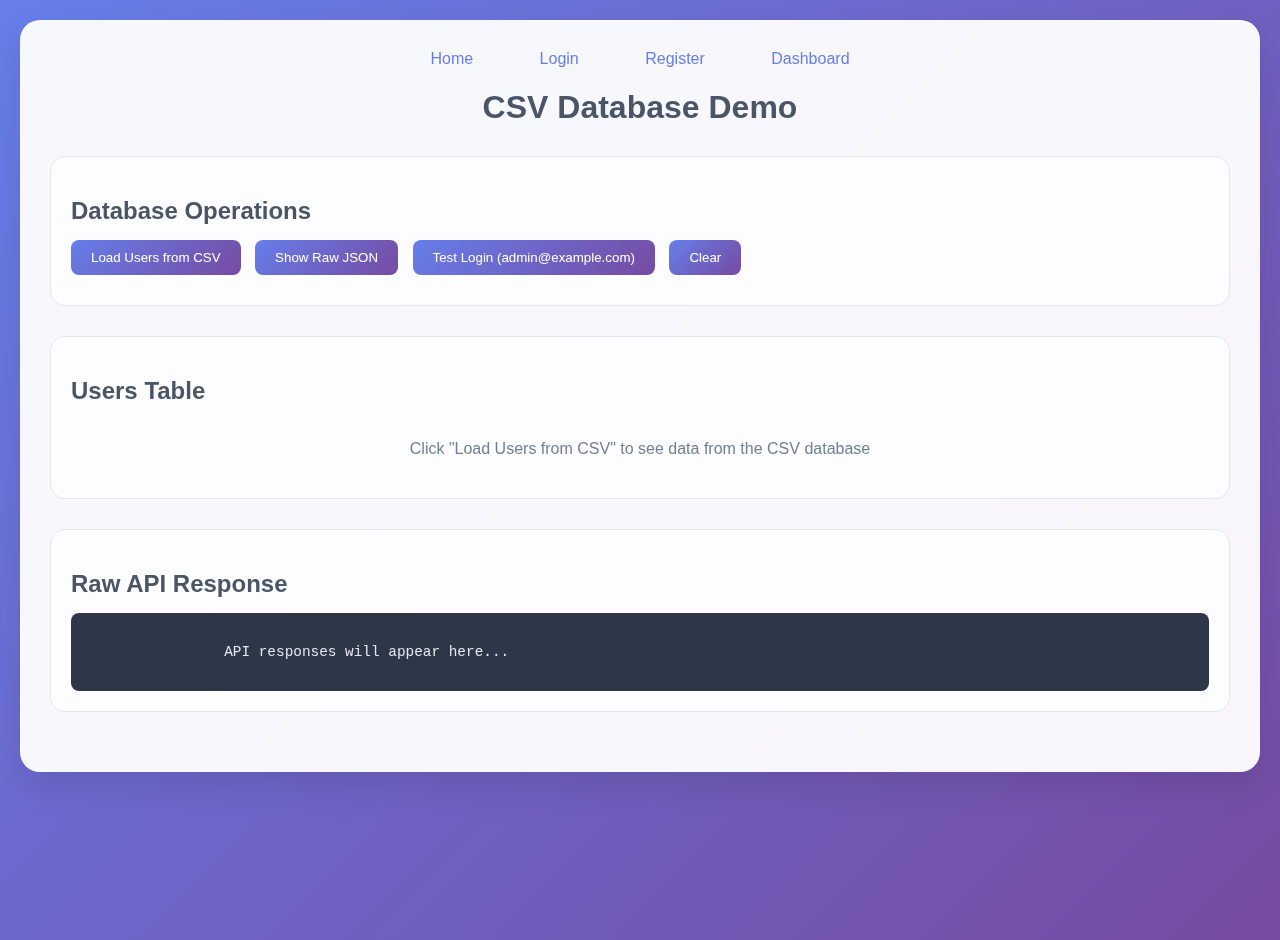
<file: data/views/csv-demo.html>
<!DOCTYPE html>
<html lang="en">
<head>
    <meta charset="UTF-8">
    <meta name="viewport" content="width=device-width, initial-scale=1.0">
    <title>ESP32 MVC - CSV Database Demo</title>
    <style>
        body {
            font-family: 'Segoe UI', Tahoma, Geneva, Verdana, sans-serif;
            background: linear-gradient(135deg, #667eea 0%, #764ba2 100%);
            min-height: 100vh;
            margin: 0;
            padding: 20px;
        }
        
        .container {
            max-width: 1200px;
            margin: 0 auto;
            background: rgba(255, 255, 255, 0.95);
            backdrop-filter: blur(10px);
            border-radius: 20px;
            padding: 30px;
            box-shadow: 0 15px 35px rgba(0, 0, 0, 0.1);
        }
        
        h1 {
            color: #4a5568;
            text-align: center;
            margin-bottom: 30px;
        }
        
        .section {
            margin-bottom: 30px;
            padding: 20px;
            background: rgba(255, 255, 255, 0.7);
            border-radius: 15px;
            border: 1px solid #e2e8f0;
        }
        
        .section h2 {
            color: #4a5568;
            margin-bottom: 15px;
        }
        
        .btn {
            background: linear-gradient(135deg, #667eea 0%, #764ba2 100%);
            color: white;
            border: none;
            padding: 10px 20px;
            border-radius: 8px;
            cursor: pointer;
            margin-right: 10px;
            margin-bottom: 10px;
            transition: all 0.3s ease;
        }
        
        .btn:hover {
            transform: translateY(-2px);
            box-shadow: 0 5px 15px rgba(0, 0, 0, 0.2);
        }
        
        .users-table {
            width: 100%;
            border-collapse: collapse;
            margin-top: 15px;
        }
        
        .users-table th,
        .users-table td {
            padding: 12px;
            text-align: left;
            border-bottom: 1px solid #e2e8f0;
        }
        
        .users-table th {
            background: linear-gradient(135deg, #667eea 0%, #764ba2 100%);
            color: white;
        }
        
        .users-table tr:hover {
            background: rgba(102, 126, 234, 0.1);
        }
        
        .status {
            padding: 4px 8px;
            border-radius: 4px;
            font-size: 0.8em;
            font-weight: bold;
        }
        
        .status.active {
            background: #68d391;
            color: #2f855a;
        }
        
        .status.inactive {
            background: #fc8181;
            color: #c53030;
        }
        
        .json-output {
            background: #2d3748;
            color: #e2e8f0;
            padding: 15px;
            border-radius: 8px;
            font-family: 'Courier New', monospace;
            font-size: 0.9em;
            max-height: 300px;
            overflow-y: auto;
            white-space: pre-wrap;
            margin-top: 10px;
        }
        
        .loading {
            text-align: center;
            padding: 20px;
            color: #718096;
        }
        
        .nav-links {
            text-align: center;
            margin-bottom: 20px;
        }
        
        .nav-links a {
            color: #667eea;
            text-decoration: none;
            margin: 0 15px;
            padding: 8px 16px;
            border-radius: 20px;
            transition: all 0.3s ease;
        }
        
        .nav-links a:hover {
            background: rgba(102, 126, 234, 0.1);
        }
    </style>
</head>
<body>
    <div class="container">
        <div class="nav-links">
            <a href="/">Home</a>
            <a href="/login">Login</a>
            <a href="/register">Register</a>
            <a href="/dashboard">Dashboard</a>
        </div>
        
        <h1>CSV Database Demo</h1>
        
        <div class="section">
            <h2>Database Operations</h2>
            <button class="btn" onclick="loadUsers()">Load Users from CSV</button>
            <button class="btn" onclick="loadRawJson()">Show Raw JSON</button>
            <button class="btn" onclick="testLogin()">Test Login (admin@example.com)</button>
            <button class="btn" onclick="clearDisplay()">Clear</button>
        </div>
        
        <div class="section">
            <h2>Users Table</h2>
            <div id="usersDisplay">
                <div class="loading">Click "Load Users from CSV" to see data from the CSV database</div>
            </div>
        </div>
        
        <div class="section">
            <h2>Raw API Response</h2>
            <div id="jsonOutput" class="json-output">
                API responses will appear here...
            </div>
        </div>
    </div>

    <script>
        async function loadUsers() {
            const display = document.getElementById('usersDisplay');
            const jsonOutput = document.getElementById('jsonOutput');
            
            display.innerHTML = '<div class="loading">Loading users from CSV database...</div>';
            
            try {
                const response = await fetch('/api/v1/users');
                const data = await response.json();
                
                jsonOutput.textContent = JSON.stringify(data, null, 2);
                
                if (data.users && data.users.length > 0) {
                    let html = `
                        <table class="users-table">
                            <thead>
                                <tr>
                                    <th>ID</th>
                                    <th>Name</th>
                                    <th>Email</th>
                                    <th>Role</th>
                                    <th>Status</th>
                                    <th>Created</th>
                                </tr>
                            </thead>
                            <tbody>
                    `;
                    
                    data.users.forEach(user => {
                        const status = user.active ? 'active' : 'inactive';
                        html += `
                            <tr>
                                <td>${user.id}</td>
                                <td>${user.name}</td>
                                <td>${user.email}</td>
                                <td>${user.role}</td>
                                <td><span class="status ${status}">${status.toUpperCase()}</span></td>
                                <td>${user.created_at}</td>
                            </tr>
                        `;
                    });
                    
                    html += `
                            </tbody>
                        </table>
                        <p style="margin-top: 15px; color: #718096;">
                            Total users: ${data.total} | Data loaded from CSV database
                        </p>
                    `;
                    
                    display.innerHTML = html;
                } else {
                    display.innerHTML = '<div class="loading">No users found in CSV database</div>';
                }
            } catch (error) {
                display.innerHTML = '<div class="loading" style="color: #e53e3e;">Error loading users: ' + error.message + '</div>';
                jsonOutput.textContent = 'Error: ' + error.message;
            }
        }
        
        async function loadRawJson() {
            const jsonOutput = document.getElementById('jsonOutput');
            
            jsonOutput.textContent = 'Loading...';
            
            try {
                const response = await fetch('/api/v1/users');
                const data = await response.json();
                
                jsonOutput.textContent = JSON.stringify(data, null, 2);
            } catch (error) {
                jsonOutput.textContent = 'Error: ' + error.message;
            }
        }
        
        async function testLogin() {
            const jsonOutput = document.getElementById('jsonOutput');
            
            jsonOutput.textContent = 'Testing login with admin@example.com...';
            
            try {
                const response = await fetch('/login', {
                    method: 'POST',
                    headers: {
                        'Content-Type': 'application/x-www-form-urlencoded',
                    },
                    body: new URLSearchParams({
                        email: 'admin@example.com',
                        password: 'password'
                    })
                });
                
                const data = await response.json();
                jsonOutput.textContent = JSON.stringify(data, null, 2);
                
                if (data.success) {
                    alert('Login successful! User data loaded from CSV database.');
                } else {
                    alert('Login failed: ' + data.message);
                }
            } catch (error) {
                jsonOutput.textContent = 'Error: ' + error.message;
                alert('Error testing login: ' + error.message);
            }
        }
        
        function clearDisplay() {
            document.getElementById('usersDisplay').innerHTML = '<div class="loading">Click "Load Users from CSV" to see data from the CSV database</div>';
            document.getElementById('jsonOutput').textContent = 'API responses will appear here...';
        }
        
        // Auto-load users when page loads
        window.addEventListener('load', function() {
            setTimeout(loadUsers, 1000);
        });
    </script>
</body>
</html>
</file>
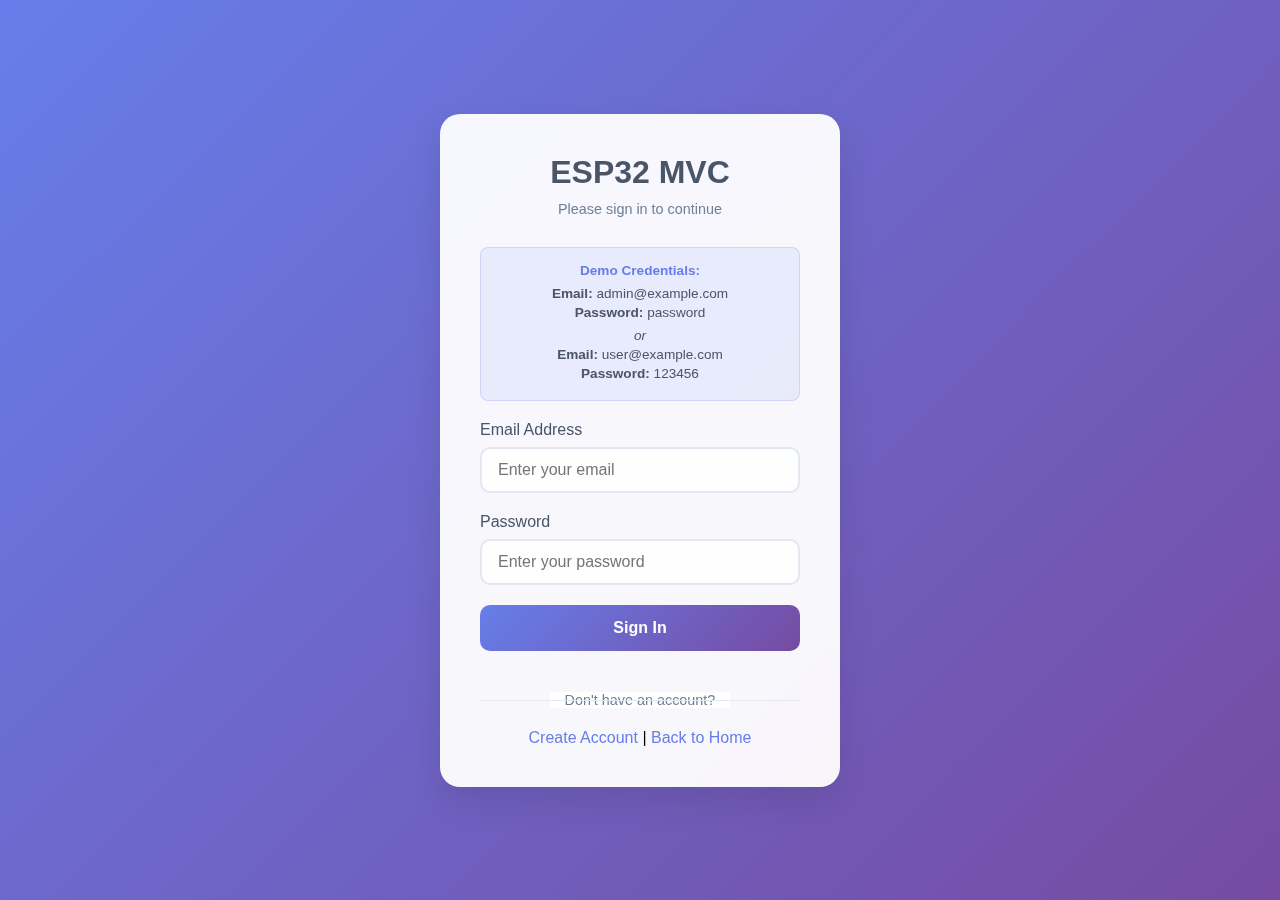
<file: data/views/login.html>
<!DOCTYPE html>
<html lang="en">
<head>
    <meta charset="UTF-8">
    <meta name="viewport" content="width=device-width, initial-scale=1.0">
    <title>ESP32 MVC - Login</title>
    <style>
        * {
            margin: 0;
            padding: 0;
            box-sizing: border-box;
        }
        
        body {
            font-family: 'Segoe UI', Tahoma, Geneva, Verdana, sans-serif;
            background: linear-gradient(135deg, #667eea 0%, #764ba2 100%);
            min-height: 100vh;
            display: flex;
            align-items: center;
            justify-content: center;
            padding: 20px;
        }
        
        .login-container {
            background: rgba(255, 255, 255, 0.95);
            backdrop-filter: blur(10px);
            border-radius: 20px;
            padding: 40px;
            box-shadow: 0 15px 35px rgba(0, 0, 0, 0.1);
            width: 100%;
            max-width: 400px;
            text-align: center;
        }
        
        .logo {
            margin-bottom: 30px;
        }
        
        .logo h1 {
            color: #4a5568;
            font-size: 2rem;
            margin-bottom: 10px;
        }
        
        .logo p {
            color: #718096;
            font-size: 0.9rem;
        }
        
        .form-group {
            margin-bottom: 20px;
            text-align: left;
        }
        
        .form-group label {
            display: block;
            margin-bottom: 8px;
            color: #4a5568;
            font-weight: 500;
        }
        
        .form-group input {
            width: 100%;
            padding: 12px 16px;
            border: 2px solid #e2e8f0;
            border-radius: 10px;
            font-size: 16px;
            transition: all 0.3s ease;
            background: rgba(255, 255, 255, 0.8);
        }
        
        .form-group input:focus {
            outline: none;
            border-color: #667eea;
            box-shadow: 0 0 0 3px rgba(102, 126, 234, 0.1);
        }
        
        .btn {
            width: 100%;
            padding: 14px;
            background: linear-gradient(135deg, #667eea 0%, #764ba2 100%);
            color: white;
            border: none;
            border-radius: 10px;
            font-size: 16px;
            font-weight: 600;
            cursor: pointer;
            transition: all 0.3s ease;
            margin-bottom: 20px;
        }
        
        .btn:hover {
            transform: translateY(-2px);
            box-shadow: 0 5px 15px rgba(0, 0, 0, 0.2);
        }
        
        .btn:disabled {
            opacity: 0.6;
            cursor: not-allowed;
            transform: none;
        }
        
        .divider {
            margin: 20px 0;
            text-align: center;
            position: relative;
        }
        
        .divider::before {
            content: '';
            position: absolute;
            top: 50%;
            left: 0;
            right: 0;
            height: 1px;
            background: #e2e8f0;
        }
        
        .divider span {
            background: rgba(255, 255, 255, 0.95);
            padding: 0 15px;
            color: #718096;
            font-size: 0.9rem;
        }
        
        .links {
            text-align: center;
        }
        
        .links a {
            color: #667eea;
            text-decoration: none;
            font-weight: 500;
            transition: color 0.3s ease;
        }
        
        .links a:hover {
            color: #764ba2;
        }
        
        .alert {
            padding: 12px 16px;
            border-radius: 8px;
            margin-bottom: 20px;
            font-size: 14px;
        }
        
        .alert-error {
            background-color: #fed7d7;
            color: #c53030;
            border: 1px solid #feb2b2;
        }
        
        .alert-success {
            background-color: #c6f6d5;
            color: #2f855a;
            border: 1px solid #9ae6b4;
        }
        
        .loading {
            display: none;
            margin-left: 10px;
        }
        
        .spinner {
            width: 16px;
            height: 16px;
            border: 2px solid #ffffff;
            border-top: 2px solid transparent;
            border-radius: 50%;
            animation: spin 1s linear infinite;
        }
        
        @keyframes spin {
            0% { transform: rotate(0deg); }
            100% { transform: rotate(360deg); }
        }
        
        .demo-credentials {
            background: rgba(102, 126, 234, 0.1);
            border: 1px solid rgba(102, 126, 234, 0.2);
            border-radius: 8px;
            padding: 15px;
            margin-bottom: 20px;
            font-size: 0.85rem;
            color: #4a5568;
        }
        
        .demo-credentials h4 {
            margin-bottom: 8px;
            color: #667eea;
        }
        
        .demo-credentials p {
            margin: 4px 0;
        }
        
        @media (max-width: 480px) {
            .login-container {
                padding: 30px 20px;
            }
            
            .logo h1 {
                font-size: 1.7rem;
            }
        }
    </style>
</head>
<body>
    <div class="login-container">
        <div class="logo">
            <h1>ESP32 MVC</h1>
            <p>Please sign in to continue</p>
        </div>
        
        <div class="demo-credentials">
            <h4>Demo Credentials:</h4>
            <p><strong>Email:</strong> admin@example.com</p>
            <p><strong>Password:</strong> password</p>
            <p style="margin-top: 8px;"><em>or</em></p>
            <p><strong>Email:</strong> user@example.com</p>
            <p><strong>Password:</strong> 123456</p>
        </div>
        
        <div id="alert" class="alert" style="display: none;"></div>
        
        <form id="loginForm">
            <div class="form-group">
                <label for="email">Email Address</label>
                <input type="email" id="email" name="email" required 
                       placeholder="Enter your email">
            </div>
            
            <div class="form-group">
                <label for="password">Password</label>
                <input type="password" id="password" name="password" required 
                       placeholder="Enter your password">
            </div>
            
            <button type="submit" class="btn" id="loginBtn">
                Sign In
                <span class="loading" id="loading">
                    <div class="spinner"></div>
                </span>
            </button>
        </form>
        
        <div class="divider">
            <span>Don't have an account?</span>
        </div>
        
        <div class="links">
            <a href="/register">Create Account</a> |
            <a href="/">Back to Home</a>
        </div>
    </div>

    <script>
        document.getElementById('loginForm').addEventListener('submit', async function(e) {
            e.preventDefault();
            
            const email = document.getElementById('email').value;
            const password = document.getElementById('password').value;
            const loginBtn = document.getElementById('loginBtn');
            const loading = document.getElementById('loading');
            const alert = document.getElementById('alert');
            
            // Show loading state
            loginBtn.disabled = true;
            loading.style.display = 'inline-block';
            alert.style.display = 'none';
            
            try {
                const response = await fetch('/login', {
                    method: 'POST',
                    headers: {
                        'Content-Type': 'application/x-www-form-urlencoded',
                    },
                    body: new URLSearchParams({
                        email: email,
                        password: password,
                        redirect: new URLSearchParams(window.location.search).get('redirect') || '/dashboard'
                    })
                });
                
                const data = await response.json();
                
                if (data.success) {
                    // Store token in localStorage
                    localStorage.setItem('auth_token', data.token);
                    localStorage.setItem('user_email', data.user.email);
                    localStorage.setItem('user_name', data.user.name);
                    
                    // Show success message
                    showAlert('Login successful! Redirecting...', 'success');
                    
                    // Redirect after a short delay
                    setTimeout(() => {
                        window.location.href = data.redirect;
                    }, 1000);
                } else {
                    showAlert(data.message, 'error');
                }
            } catch (error) {
                showAlert('Network error. Please try again.', 'error');
                console.error('Login error:', error);
            } finally {
                // Hide loading state
                loginBtn.disabled = false;
                loading.style.display = 'none';
            }
        });
        
        function showAlert(message, type) {
            const alert = document.getElementById('alert');
            alert.textContent = message;
            alert.className = `alert alert-${type}`;
            alert.style.display = 'block';
        }
        
        // Check if user is already logged in
        window.addEventListener('load', function() {
            const token = localStorage.getItem('auth_token');
            if (token) {
                // Verify token is still valid
                fetch('/dashboard', {
                    headers: {
                        'Authorization': 'Bearer ' + token
                    }
                })
                .then(response => {
                    if (response.ok) {
                        window.location.href = '/dashboard';
                    }
                })
                .catch(error => {
                    // Token invalid, clear storage
                    localStorage.clear();
                });
            }
        });
        
        // Fill demo credentials on click
        document.addEventListener('click', function(e) {
            if (e.target.closest('.demo-credentials')) {
                document.getElementById('email').value = 'admin@example.com';
                document.getElementById('password').value = 'password';
            }
        });
    </script>
</body>
</html>
</file>
